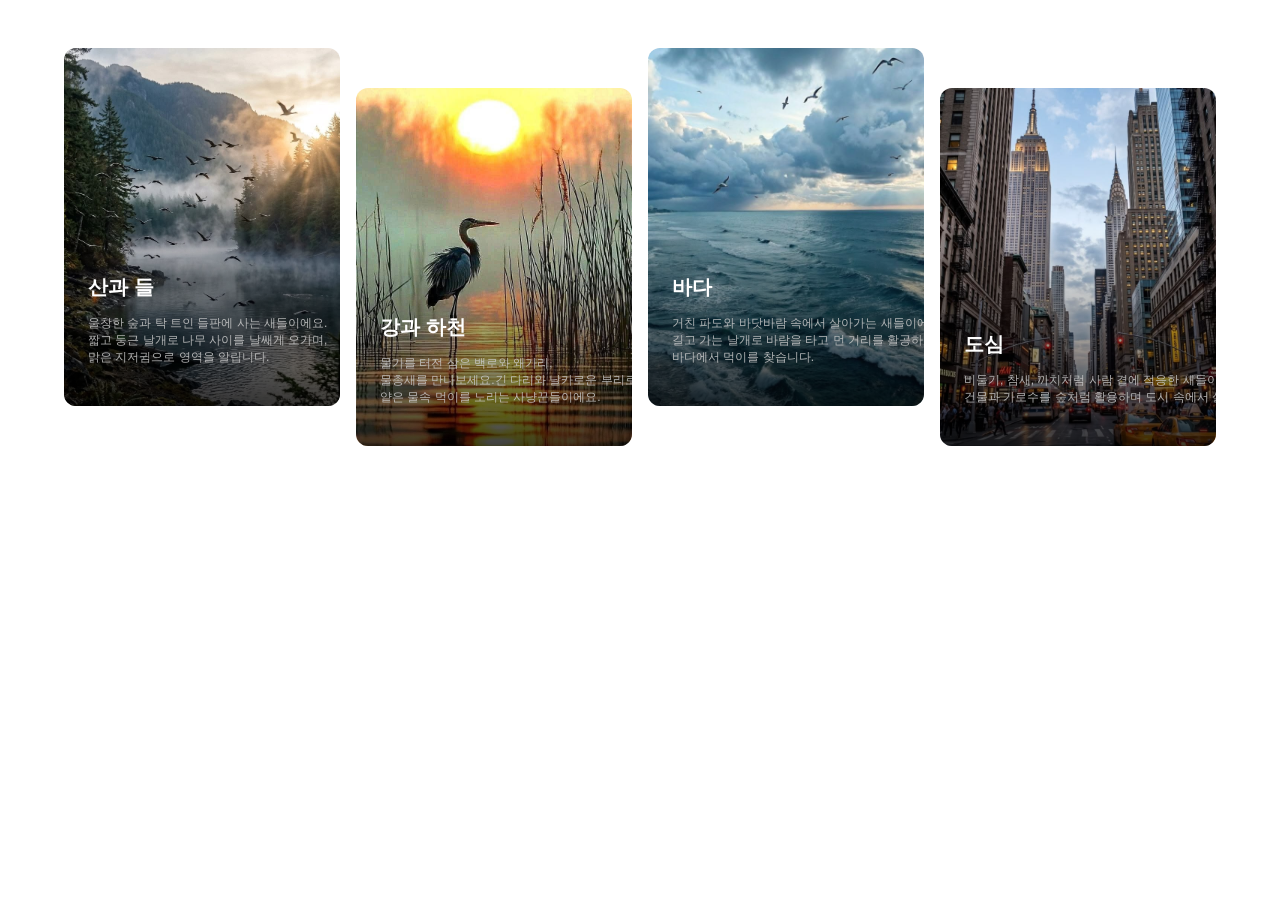
<file: con03.html>
<!doctype html>
<html lang="en">
  <head>
    <meta charset="UTF-8" />
    <meta name="viewport" content="width=device-width, initial-scale=1.0" />
    <link rel="stylesheet" href="css/hf.css" />
    <link rel="stylesheet" href="css/con03.css" />
    <script src="js/jquery-4.0.0.min.js" defer></script>
    <script src="js/hf.js" defer></script>
    <script src="js/con03.js" defer></script>
    <title>BIRDWATCH</title>
  </head>
  <body>
    <section class="con03">
      <div class="con03-title reveal">
        <h3><span>Habitats</span><br />서식지별 조류 전시관</h3>
      </div>
      <ul class="con03-list">
        <li class="reveal">
          <h5>산과 들</h5>
          <p>
            울창한 숲과 탁 트인 들판에 사는 새들이에요.<br />짧고 둥근 날개로
            나무 사이를 날쌔게 오가며,<br />맑은 지저귐으로 영역을 알립니다.
          </p>
        </li>
        <li class="reveal">
          <h5>강과 하천</h5>
          <p>
            물가를 터전 삼은 백로와 왜가리,<br />
            물총새를 만나보세요.긴 다리와 날카로운 부리로<br />
            얕은 물속 먹이를 노리는 사냥꾼들이에요.
          </p>
        </li>
        <li class="reveal">
          <h5>바다</h5>
          <p>
            거친 파도와 바닷바람 속에서 살아가는 새들이에요.<br />길고 가는
            날개로 바람을 타고 먼 거리를 활공하며<br />바다에서 먹이를 찾습니다.
          </p>
        </li>
        <li class="reveal">
          <h5>도심</h5>
          <p>
            비둘기, 참새, 까치처럼 사람 곁에 적응한 새들이에요.<br />
            건물과 가로수를 숲처럼 활용하며 도시 속에서 살아갑니다.
          </p>
        </li>
      </ul>
    </section>
  </body>
</html>
</file>
<file: css/hf.css>
* {
  margin: 0px;
  padding: 0px;
  box-sizing: border-box;
  word-break: keep-all;
}
a {
  color: inherit;
  text-decoration: none;
  /* cursor: none; */
}
button {
  /* cursor: none; */
}
ul {
  list-style: none;
}
body {
  color: #fff;
  cursor: none;
  font-family: "IBM Plex Sans KR", sans-serif;
}

/* header */
header {
  width: 90%;
  margin: 0px auto;
  display: flex;
  justify-content: space-between;
  align-items: center;
  position: absolute;
  top: 0px;
  left: 50%;
  transform: translateX(-50%);
  z-index: 999;
  h1 {
    font-size: 1rem;
  }
}
.logo a {
  display: flex;
  gap: 1rem;
  align-items: center;
  img {
    width: 50px;
  }
  .logo2 {
    display: none;
  }
}
.header_gnb {
  display: flex;
  gap: 3rem;
  justify-content: center;
  a {
    display: block;
    width: 100%;
    height: 100%;
    padding: 1rem;
    font-size: 1.1rem;
    font-weight: bold;
  }
  div {
    width: 0.5rem;
    height: 0.5rem;
    border-radius: 50%;
    margin: 0px auto;
  }
}
.header_lnb {
  font-size: 2rem;
  padding: 1rem;
  display: none;

  i {
    display: none;
  }
  .on {
    display: block;
  }
}

/* footer */
footer {
  background-color: #2a3941;
  width: 100%;
  margin-top: 200px;
  padding: 2rem 3rem;
  position: relative;
  .footer_txt {
    display: flex;
    justify-content: space-between;
    margin: 1rem 0rem;
  }
  .footer_left {
    li {
      margin-top: 1rem;
      color: #ccc;
    }
  }
  .footer_right {
    display: flex;
    gap: 1rem;
    i {
      font-size: 1.5rem;
    }
  }
  p {
    color: #555;
  }
}

/* 마우스모양 */
.cursor {
  width: 2rem;
  height: 2rem;
  border-radius: 50%;
  position: fixed;
  transform: translate(-50%, -50%) rotateY(180deg);
  z-index: 9999;
  pointer-events: none;
  display: flex;
  justify-content: center;
  align-items: center;
  /* color: #f29985; */
}

/* 맨위로 */
.sc_top {
  width: 50px;
  line-height: 50px;
  text-align: center;
  border-radius: 50%;
  background-color: #888;
  font-size: 0.8rem;
  color: #fff;
  position: fixed;
  right: 50px;
  bottom: 50px;
  display: none;
}
/* 폰트호버 */
.font_co:hover {
  color: #f29985;
  p {
    color: #fff;
  }
}
.menu_font_co:hover {
  color: #f29985;
  div {
    background-color: #f29985;
  }
}
/* 로고호버 */
.logo:hover {
  color: #f29985;
  .logo1 {
    display: none;
  }
  .logo2 {
    display: block;
  }
}

/* 미디어쿼리 */
@media (max-width: 999px) {
  .header_gnb {
    display: none;
    text-align: right;
    color: #fff;
    position: absolute;
    top: 50px;
    right: 0px;
    div {
      display: none;
    }
  }
  .header_lnb {
    display: block;
  }
  @media (max-width: 768px) {
    footer {
      .footer_txt {
        display: block;
      }
      .footer_right {
        margin-top: 1rem;
        i {
          font-size: 1.5rem;
        }
      }
    }
  }
}
</file>
<file: css/con03.css>
/* ---------- 카드 목록 ---------- */

.con03-list {
  width: 90%;
  max-width: 1440px;
  display: flex;
  gap: 16px;
  height: 460px;
  margin: 0px auto;
}

.con03-list li {
  position: relative;
  flex: 1;
  height: 400px;
  display: flex;
  flex-direction: column;
  justify-content: flex-end;
  padding: 0 24px 40px;
  border-radius: 12px;
  overflow: hidden;
  background: var(--img) center / cover no-repeat;
}

.con03-list li:nth-child(even) {
  margin-top: 40px;
}

/* 이미지 경로는 프로젝트에 맞게 바꿔주세요 */
.con03-list li:nth-child(1) {
  --img: url(../img/con03-1.jpg);
}
.con03-list li:nth-child(2) {
  --img: url(../img/con03-2.jpg);
}
.con03-list li:nth-child(3) {
  --img: url(../img/con03-3-1.jpg);
}
.con03-list li:nth-child(4) {
  --img: url(../img/con03-4.jpg);
}

/* 글자가 잘 보이도록 아래쪽 어둡게 */
.con03-list li::before {
  content: "";
  position: absolute;
  inset: 0;
  background: linear-gradient(to bottom, transparent 40%, rgba(0, 0, 0, 0.75));
}

/* 글자를 그라데이션 위로 */
.con03-title {
  max-width: 1440px;
  width: 90%;
  margin: 0px auto;
}

.con03-list h5,
.con03-list p {
  position: relative;
  z-index: 1;
  white-space: nowrap;
  transition:
    font-size 0.5s ease,
    color 0.5s ease,
    opacity 0.3s ease,
    margin 0.5s ease;
}
.con03-list h5 {
  font-size: 20px;
  font-weight: 600;
  color: #fff;
  margin-bottom: 14px;
}
.con03-list p {
  font-size: 12px;
  color: #ccc;
  opacity: 0.85;
}

/* ---------- 호버: 마우스 올린 카드 넓히기 ---------- */
/* flex 3 : 1 : 1 : 1 → 3 / 6 = 50% (70%를 원하시면 7로) */
.con03-list li:hover {
  flex: 3;
}

/* 좁아진 카드는 설명글이 잘리니 잠시 숨김 */
.con03-list:hover li:not(:hover) p {
  opacity: 0;
}

.con03-list li:hover h5 {
  font-size: 30px;
  margin-bottom: 18px;
}
.con03-list li:hover p {
  font-size: 16px;
  color: #fff;
  opacity: 1;
}

/* ---------- 스크롤 등장 ---------- */
.reveal {
  opacity: 0;
  transform: translateY(60px);
  transition:
    opacity 0.8s ease var(--delay, 0s),
    transform 0.8s ease var(--delay, 0s),
    flex 0.6s cubic-bezier(0.25, 0.8, 0.25, 1);
}
.con03.is-visible .reveal {
  opacity: 1;
  transform: translateY(0);
}
/* =========================================
   반응형
   ========================================= */

/* 큰 화면: 높이를 화면 크기에 맞춰 조금씩 줄어들게 */
@media (max-width: 1440px) {
  .con03-list {
    height: clamp(380px, 32vw, 460px);
  }
  .con03-list li {
    height: clamp(330px, 28vw, 400px);
  }
}

/* 태블릿: 2 x 2 격자 */
@media (max-width: 1024px) {
  .con03-list {
    display: grid;
    grid-template-columns: repeat(2, 1fr);
    gap: 14px;
    height: auto;
  }
  .con03-list li {
    height: 320px;
    padding: 0 20px 28px;
  }
  /* 지그재그 높이 차이 없애기 */
  .con03-list li:nth-child(even) {
    margin-top: 0;
  }
  /* 칸이 좁아지니 글자가 줄바꿈되도록 */
  .con03-list h5,
  .con03-list p {
    white-space: normal;
  }
  .con03-list p br {
    display: none;
  }
  .con03-list li:hover h5 {
    font-size: 24px;
  }
  .con03-list li:hover p {
    font-size: 14px;
  }
}

/* 모바일: 옆으로 넘기는 카드 */
@media (max-width: 600px) {
  .con03-list {
    display: flex;
    width: 100%;
    gap: 12px;
    padding: 0 5% 8px;
    overflow-x: auto;
    scroll-snap-type: x mandatory;
    scrollbar-width: none;
  }
  .con03-list::-webkit-scrollbar {
    display: none;
  }
  .con03-list li {
    flex: 0 0 78%;
    height: 360px;
    scroll-snap-align: center;
  }
  .con03-list li:hover {
    flex: 0 0 78%;
  }
  .con03-list h5 {
    font-size: 22px;
  }
  .con03-list p {
    font-size: 13px;
    line-height: 1.6;
  }
}

/* 터치 기기: 넓히기 효과 끄고 설명글 항상 보이게 */
@media (hover: none) {
  .con03-list li:hover {
    flex: 1;
  }
  .con03-list:hover li:not(:hover) p,
  .con03-list li p {
    opacity: 0.85;
  }
  .con03-list li:hover h5 {
    font-size: inherit;
    margin-bottom: 14px;
  }
}

/* 슬라이드 점 (PC에서는 숨김) */
.con03-dots {
  display: none;
}

/* 모바일: 카드 한 장씩 넘기기 */
@media (max-width: 600px) {
  .con03 {
    overflow: hidden; /* 옆 카드는 화면 밖에 숨김 */
  }
  .con03-list {
    display: flex;
    width: 80%;
    gap: 14vw;
    height: auto;
    padding: 0;
    touch-action: pan-y;
    overflow: visible; /* 추가: 위 블록의 overflow-x:auto 덮어쓰기 */
    scroll-snap-type: none; /* 추가: 위 블록의 scroll-snap 끄기 */
    transition: transform 0.45s cubic-bezier(0.25, 0.8, 0.25, 1);
    user-select: none;
    -webkit-user-select: none;
  }
  .con03-list.is-dragging {
    transition: none; /* 끄는 동안은 손가락을 바로 따라오게 */
  }
  .con03-list li,
  .con03-list li:hover {
    flex: 0 0 100%;
    height: 380px;
    margin-top: 0;
  }
  .con03-list h5,
  .con03-list li:hover h5 {
    font-size: 22px;
  }
  .con03-list p,
  .con03-list li:hover p {
    font-size: 13px;
    line-height: 1.6;
    white-space: normal;
  }

  .con03-dots {
    display: flex;
    justify-content: center;
    gap: 8px;
    margin-top: 20px;
  }
  .con03-dots button {
    width: 8px;
    height: 8px;
    padding: 0;
    border: 0;
    border-radius: 4px;
    background: rgba(0, 0, 0, 0.2);
    transition:
      width 0.3s,
      background 0.3s;
  }
  .con03-dots button.on {
    width: 22px;
    background: #333;
  }
}
</file>
